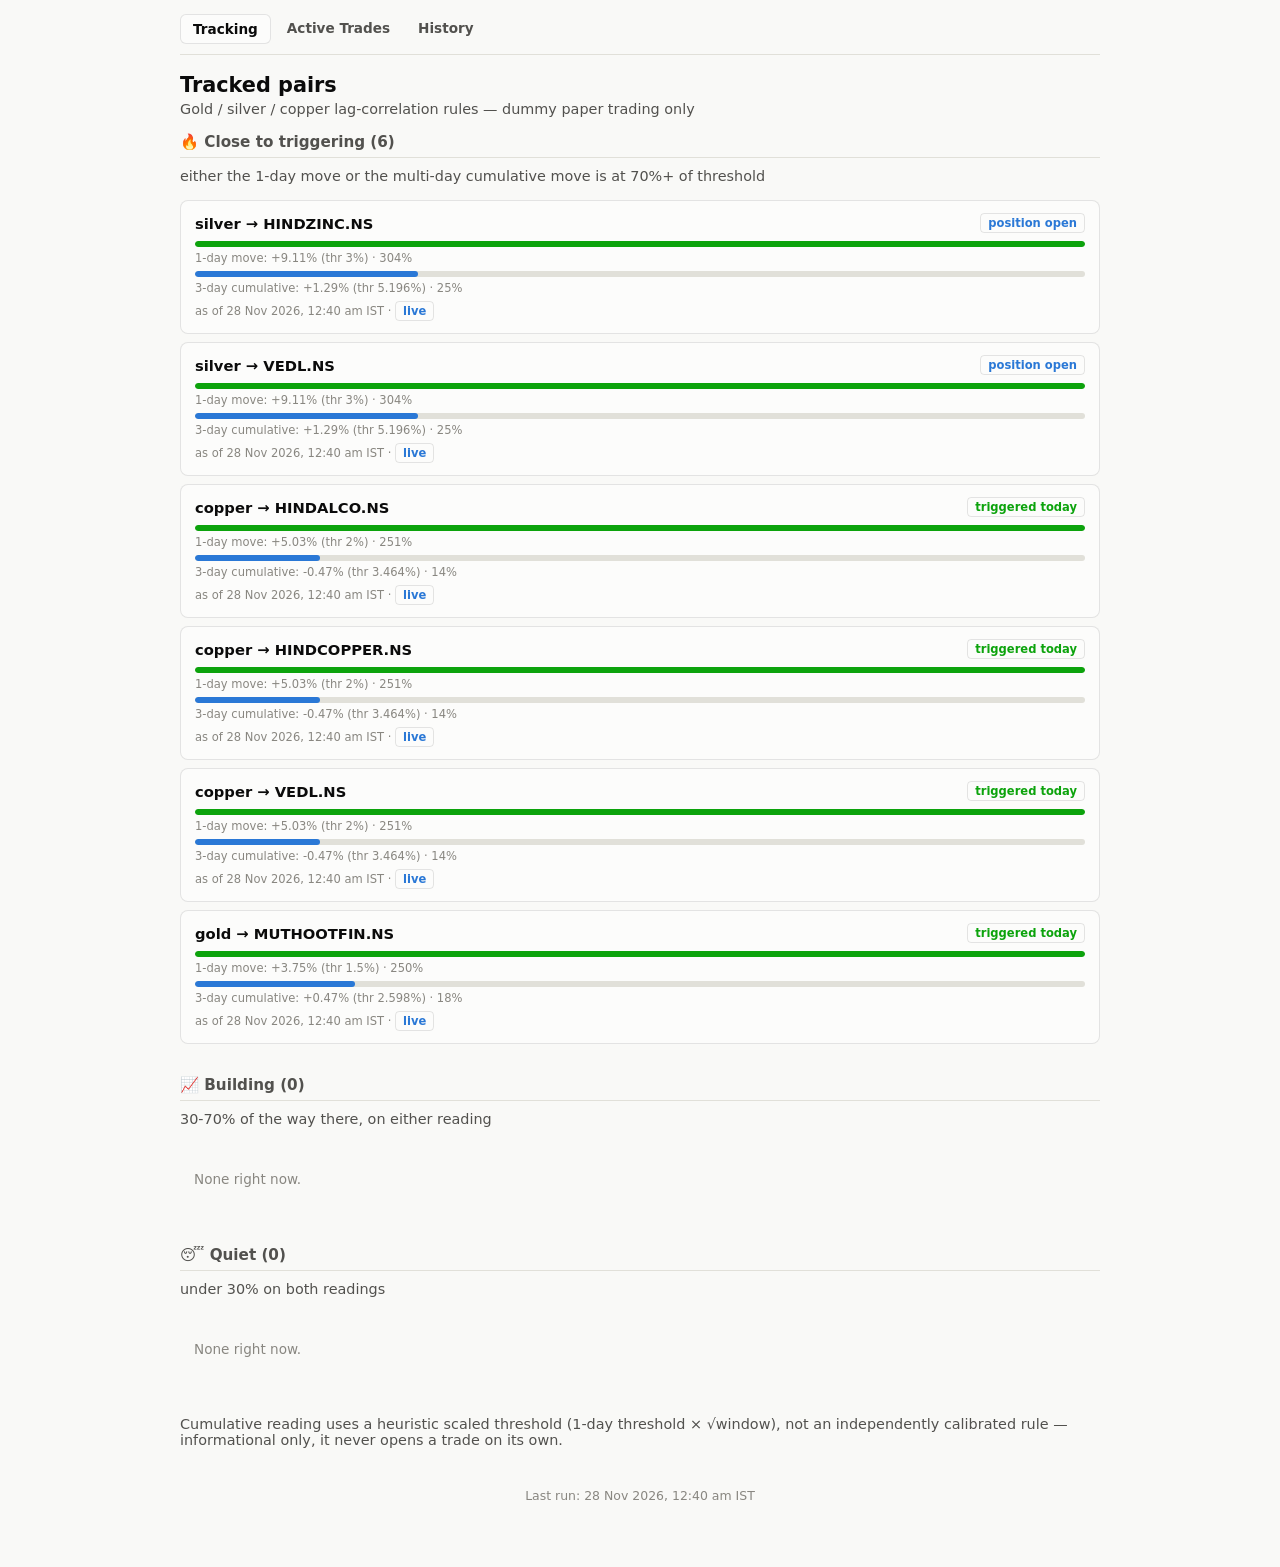
<file: docs/index.html>
<!doctype html>
<html lang="en">
<head>
<meta charset="utf-8">
<meta name="viewport" content="width=device-width, initial-scale=1">
<title>Commodity Signal Tracker</title>
<link rel="stylesheet" href="style.css?v=4">
</head>
<body>
  <div class="wrap">
    <div id="nav-slot"></div>
    <h1>Tracked pairs</h1>
    <p class="subtitle">Gold / silver / copper lag-correlation rules — dummy paper trading only</p>

    <div id="sections"></div>

    <footer id="footer"></footer>
  </div>

<script src="common.js?v=3"></script>
<script>
async function main() {
  document.getElementById('nav-slot').innerHTML = Tracker.renderNav('index.html');
  let data;
  try {
    data = await Tracker.loadData();
  } catch (e) {
    document.getElementById('pairs').innerHTML = '<div class="empty">Could not load data.json yet — the daily job hasn\'t run.</div>';
    return;
  }

  function barRow(label, pctChange, threshold, progress) {
    if (pctChange == null) return `<div class="progress-label">${label}: no data yet</div>`;
    const pct = progress == null ? 0 : Math.min(progress, 1) * 100;
    const hot = progress != null && progress >= 0.8;
    return `
      <div class="progress-row">
        <div class="progress-track"><div class="progress-fill ${hot ? 'hot' : ''}" style="width:${pct.toFixed(0)}%"></div></div>
        <div class="progress-label">${label}: ${Tracker.fmtPct(pctChange)} (thr ${threshold}%)${progress != null ? ' · ' + (progress * 100).toFixed(0) + '%' : ''}</div>
      </div>`;
  }

  function renderCard(r) {
    const moveLabel1d = barRow('1-day move', r.latest_commodity_pct_change, r.threshold_pct, r.progress_to_threshold);
    const moveLabelCum = barRow(`${r.cumulative_window_days}-day cumulative`, r.latest_cumulative_pct_change,
      r.cumulative_threshold_pct, r.cumulative_progress);
    let stageBadge = '<span class="badge status-open">watching</span>';
    if (r.open_trade) stageBadge = '<span class="badge status-open">position open</span>';
    else if (r.triggered_today) stageBadge = '<span class="badge buy">triggered today</span>';
    const asOf = r.latest_run_timestamp ? Tracker.fmtIST(r.latest_run_timestamp) : (r.latest_run_date ?? '—');
    const liveTag = r.latest_is_intraday ? ' · <span class="badge status-open">live</span>' : '';

    return `
      <a class="card" href="detail.html?pair=${encodeURIComponent(r.pair_id)}">
        <div class="card-top">
          <span class="card-title">${r.commodity} → ${r.stock}</span>
          ${stageBadge}
        </div>
        ${moveLabel1d}
        ${moveLabelCum}
        <div class="progress-label">as of ${asOf}${liveTag}</div>
      </a>`;
  }

  const sections = [
    { key: 'hot', title: '🔥 Close to triggering', note: 'either the 1-day move or the multi-day cumulative move is at 70%+ of threshold' },
    { key: 'building', title: '📈 Building', note: '30-70% of the way there, on either reading' },
    { key: 'quiet', title: '😴 Quiet', note: 'under 30% on both readings' },
  ];
  const bucket = r => r.heat_score >= 0.7 ? 'hot' : (r.heat_score >= 0.3 ? 'building' : 'quiet');
  const grouped = { hot: [], building: [], quiet: [] };
  for (const r of data.rules_status) grouped[bucket(r)].push(r);
  for (const key of Object.keys(grouped)) grouped[key].sort((a, b) => b.heat_score - a.heat_score);

  document.getElementById('sections').innerHTML = sections.map(s => `
    <section>
      <h2>${s.title} (${grouped[s.key].length})</h2>
      <p class="subtitle">${s.note}</p>
      <div class="card-list">${grouped[s.key].map(renderCard).join('') || '<p class="empty">None right now.</p>'}</div>
    </section>
  `).join('') + `
    <p class="subtitle">Cumulative reading uses a heuristic scaled threshold (1-day threshold × √window), not an
    independently calibrated rule — informational only, it never opens a trade on its own.</p>`;

  document.getElementById('footer').innerHTML = `Last run: ${Tracker.fmtIST(data.generated_at)}`;
}
main();
</script>
</body>
</html>
</file>
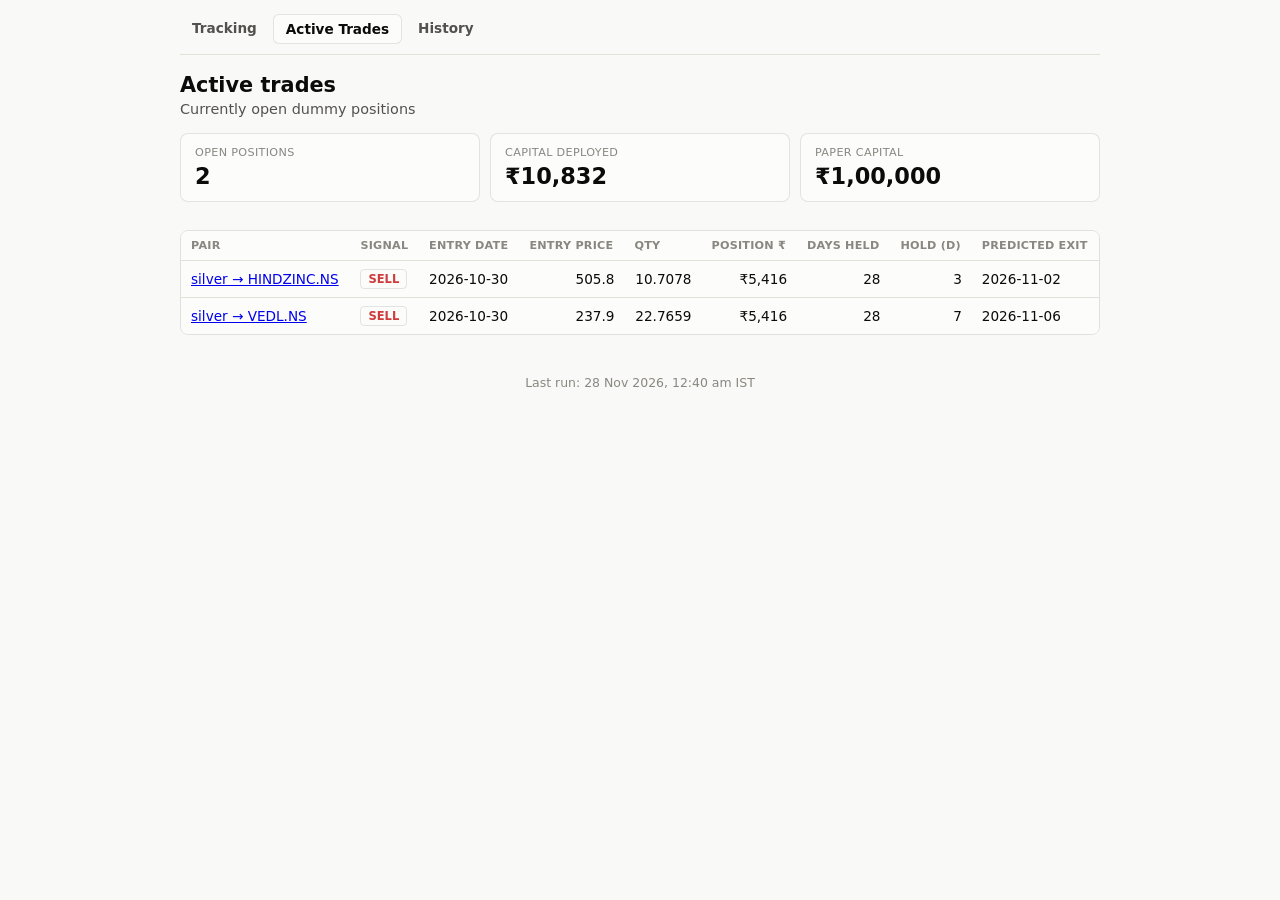
<file: docs/active.html>
<!doctype html>
<html lang="en">
<head>
<meta charset="utf-8">
<meta name="viewport" content="width=device-width, initial-scale=1">
<title>Active Trades — Commodity Signal Tracker</title>
<link rel="stylesheet" href="style.css?v=4">
</head>
<body>
  <div class="wrap">
    <div id="nav-slot"></div>
    <h1>Active trades</h1>
    <p class="subtitle">Currently open dummy positions</p>

    <div class="stat-grid" id="stats"></div>

    <div class="table-scroll">
      <table>
        <thead>
          <tr>
            <th>Pair</th><th>Signal</th><th>Entry date</th><th class="num">Entry price</th>
            <th class="num">Qty</th><th class="num">Position ₹</th>
            <th class="num">Days held</th><th class="num">Hold (d)</th><th>Predicted exit</th>
          </tr>
        </thead>
        <tbody id="body"></tbody>
      </table>
    </div>

    <footer id="footer"></footer>
  </div>

<script src="common.js?v=3"></script>
<script>
async function main() {
  document.getElementById('nav-slot').innerHTML = Tracker.renderNav('active.html');
  let data;
  try {
    data = await Tracker.loadData();
  } catch (e) {
    document.getElementById('body').innerHTML = '<tr><td class="empty">Could not load data.json yet.</td></tr>';
    return;
  }

  const today = new Date(data.run_date);
  document.getElementById('stats').innerHTML = [
    ['Open positions', data.summary.open_positions],
    ['Capital deployed', Tracker.fmtInr(data.summary.capital_deployed_inr)],
    ['Paper capital', Tracker.fmtInr(data.paper_capital_inr)],
  ].map(([label, value]) => `
    <div class="stat-tile"><p class="stat-label">${label}</p><p class="stat-value">${value}</p></div>
  `).join('');

  const body = document.getElementById('body');
  if (!data.open_trades.length) {
    body.innerHTML = '<tr><td colspan="9" class="empty">No open positions right now.</td></tr>';
  } else {
    body.innerHTML = data.open_trades.map(t => {
      const entered = new Date(t.entry_date);
      const daysHeld = Math.max(0, Math.round((today - entered) / 86400000));
      const predictedExit = new Date(entered.getTime() + t.hold_days * 86400000).toISOString().slice(0, 10);
      return `
        <tr>
          <td><a href="detail.html?pair=${encodeURIComponent(t.pair_id)}">${t.commodity} → ${t.stock}</a></td>
          <td><span class="badge ${t.signal === 'BUY' ? 'buy' : 'sell'}">${t.signal}</span></td>
          <td>${t.entry_date}</td>
          <td class="num">${t.entry_price}</td>
          <td class="num">${t.quantity}</td>
          <td class="num">${Tracker.fmtInr(t.position_value_inr)}</td>
          <td class="num">${daysHeld}</td>
          <td class="num">${t.hold_days}</td>
          <td>${predictedExit}</td>
        </tr>`;
    }).join('');
  }

  document.getElementById('footer').innerHTML = `Last run: ${Tracker.fmtIST(data.generated_at)}`;
}
main();
</script>
</body>
</html>
</file>
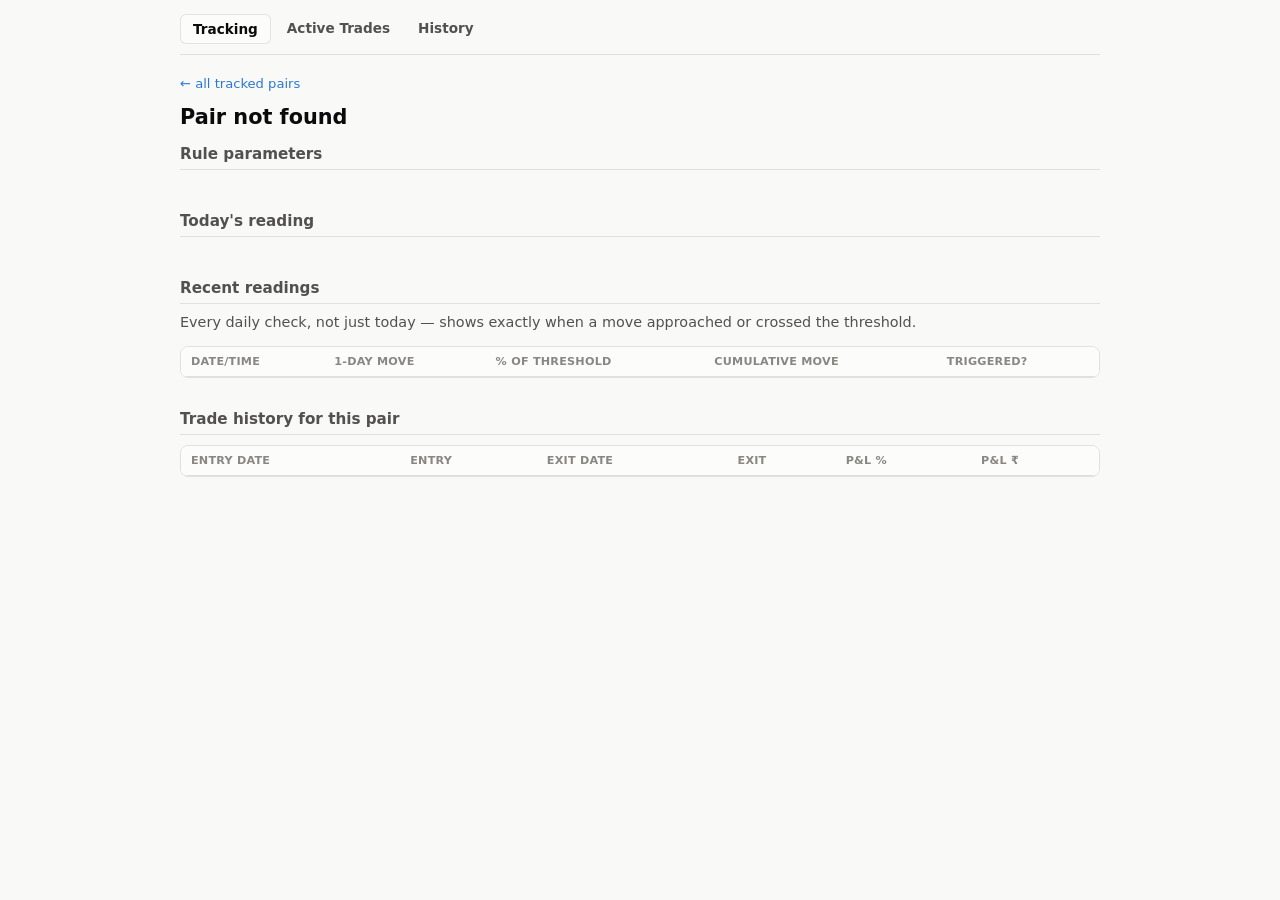
<file: docs/detail.html>
<!doctype html>
<html lang="en">
<head>
<meta charset="utf-8">
<meta name="viewport" content="width=device-width, initial-scale=1">
<title>Pair detail — Commodity Signal Tracker</title>
<link rel="stylesheet" href="style.css?v=4">
</head>
<body>
  <div class="wrap">
    <div id="nav-slot"></div>
    <a class="back-link" href="index.html">&larr; all tracked pairs</a>
    <h1 id="title">Loading…</h1>
    <p class="subtitle" id="subtitle"></p>

    <section>
      <h2>Rule parameters</h2>
      <div class="kv-grid" id="params"></div>
      <div class="note-box" id="note" style="display:none"></div>
    </section>

    <section>
      <h2>Today's reading</h2>
      <div class="kv-grid" id="reading"></div>
    </section>

    <section id="open-section" style="display:none">
      <h2>Current open position</h2>
      <div class="kv-grid" id="open-details"></div>
    </section>

    <section>
      <h2>Recent readings</h2>
      <p class="subtitle">Every daily check, not just today — shows exactly when a move approached or crossed the threshold.</p>
      <div class="table-scroll">
        <table>
          <thead>
            <tr><th>Date/time</th><th class="num">1-day move</th>
                <th class="num">% of threshold</th><th class="num">Cumulative move</th>
                <th>Triggered?</th></tr>
          </thead>
          <tbody id="signal-history-body"></tbody>
        </table>
      </div>
    </section>

    <section>
      <h2>Trade history for this pair</h2>
      <div class="table-scroll">
        <table>
          <thead>
            <tr><th>Entry date</th><th class="num">Entry</th><th>Exit date</th>
                <th class="num">Exit</th><th class="num">P&amp;L %</th><th class="num">P&amp;L ₹</th></tr>
          </thead>
          <tbody id="history-body"></tbody>
        </table>
      </div>
    </section>

    <footer id="footer"></footer>
  </div>

<script src="common.js?v=3"></script>
<script>
async function main() {
  document.getElementById('nav-slot').innerHTML = Tracker.renderNav('index.html');
  const pairId = Tracker.qs('pair');
  let data;
  try {
    data = await Tracker.loadData();
  } catch (e) {
    document.getElementById('title').textContent = 'Could not load data.json';
    return;
  }

  const rule = data.rules_status.find(r => r.pair_id === pairId);
  if (!rule) {
    document.getElementById('title').textContent = 'Pair not found';
    return;
  }

  document.getElementById('title').textContent = `${rule.commodity} → ${rule.stock}`;
  document.getElementById('subtitle').innerHTML =
    `<a class="ext-link" href="${Tracker.stockSearchLink(rule.stock)}" target="_blank" rel="noopener">${rule.stock} price chart ↗</a>` +
    ` &nbsp;·&nbsp; ` +
    `<a class="ext-link" href="${Tracker.commoditySearchLink(rule.commodity)}" target="_blank" rel="noopener">${rule.commodity} price today ↗</a>`;

  const kv = (label, value) => `<div><p class="k">${label}</p><p class="v">${value}</p></div>`;
  document.getElementById('params').innerHTML = [
    kv('Direction', rule.direction === 'positive' ? 'moves with commodity' : 'moves against commodity'),
    kv('Threshold', rule.threshold_pct + '%'),
    kv('Window', rule.window_days + ' day(s)'),
    kv('Lag', (rule.lag_days ?? '—') + ' day(s)'),
    kv('Hold duration', rule.hold_days + ' day(s)'),
    kv('Observed correlation', rule.observed_corr ?? '—'),
    kv('Horizon tag', rule.horizon_tag || '—'),
    kv('Signal source', rule.signal_source || '—'),
  ].join('');

  if (rule.note) {
    const box = document.getElementById('note');
    box.style.display = 'block';
    box.textContent = 'Calibration note: ' + rule.note;
  }

  const pct = rule.progress_to_threshold == null ? null : (rule.progress_to_threshold * 100).toFixed(0) + '%';
  const cumPct = rule.cumulative_progress == null ? null : (rule.cumulative_progress * 100).toFixed(0) + '%';
  const asOf = rule.latest_run_timestamp ? Tracker.fmtIST(rule.latest_run_timestamp) : (rule.latest_run_date ?? '—');
  document.getElementById('reading').innerHTML = [
    kv('Latest move (1-day)', rule.latest_commodity_pct_change == null ? '—' : Tracker.fmtPct(rule.latest_commodity_pct_change)),
    kv('% of threshold reached', pct ?? '—'),
    kv(`Cumulative move (${rule.cumulative_window_days}-day)`, rule.latest_cumulative_pct_change == null ? '—' : Tracker.fmtPct(rule.latest_cumulative_pct_change)),
    kv('% of cumulative threshold', cumPct ?? '—'),
    kv('Triggered today?', rule.triggered_today ? 'yes' : 'no'),
    kv('As of', asOf + (rule.latest_is_intraday ? ' (live intraday)' : ' (official close)')),
  ].join('');

  if (rule.open_trade) {
    document.getElementById('open-section').style.display = 'block';
    const t = rule.open_trade;
    document.getElementById('open-details').innerHTML = [
      kv('Signal', t.signal),
      kv('Entry date', t.entry_date),
      kv('Entry price', t.entry_price),
      kv('Quantity', t.quantity),
      kv('Position value', Tracker.fmtInr(t.position_value_inr)),
      kv('Hold days', t.hold_days),
    ].join('');
  }

  const histBody = document.getElementById('signal-history-body');
  const history = rule.signal_history || [];
  if (!history.length) {
    histBody.innerHTML = '<tr><td colspan="5" class="empty">No readings logged yet.</td></tr>';
  } else {
    histBody.innerHTML = history.slice().reverse().map(h => {
      const pct = h.progress_to_threshold == null ? '—' : (h.progress_to_threshold * 100).toFixed(0) + '%';
      const when = h.run_timestamp ? Tracker.fmtIST(h.run_timestamp) : h.run_date;
      const liveTag = h.is_intraday ? ' <span class="badge status-open">live</span>' : '';
      const cum = h.cumulative_pct_change == null ? '—' :
        `${Tracker.fmtPct(h.cumulative_pct_change)}${h.cumulative_progress != null ? ' (' + (h.cumulative_progress * 100).toFixed(0) + '%)' : ''}`;
      return `
      <tr class="${h.triggered ? 'hot-row' : ''}">
        <td>${when}${liveTag}</td>
        <td class="num">${Tracker.fmtPct(h.commodity_pct_change)} (thr ${h.threshold_pct}%)</td>
        <td class="num">${pct}</td>
        <td class="num">${cum}</td>
        <td>${h.triggered ? '<span class="badge buy">yes</span>' : 'no'}</td>
      </tr>`;
    }).join('');
  }

  const pairTrades = data.closed_trades.filter(t => t.pair_id === pairId);
  const body = document.getElementById('history-body');
  if (!pairTrades.length) {
    body.innerHTML = '<tr><td colspan="6" class="empty">No closed trades yet for this pair.</td></tr>';
  } else {
    body.innerHTML = pairTrades.map(t => `
      <tr>
        <td>${t.entry_date ?? '—'}</td><td class="num">${t.entry_price ?? '—'}</td>
        <td>${t.exit_date ?? '—'}</td><td class="num">${t.exit_price ?? '—'}</td>
        <td class="num ${Tracker.pnlClass(t.pnl_pct)}">${Tracker.fmtPct(t.pnl_pct)}</td>
        <td class="num ${Tracker.pnlClass(t.pnl_inr)}">${Tracker.fmtInr(t.pnl_inr)}</td>
      </tr>`).join('');
  }

  document.getElementById('footer').innerHTML = `Last run: ${Tracker.fmtIST(data.generated_at)}`;
}
main();
</script>
</body>
</html>
</file>
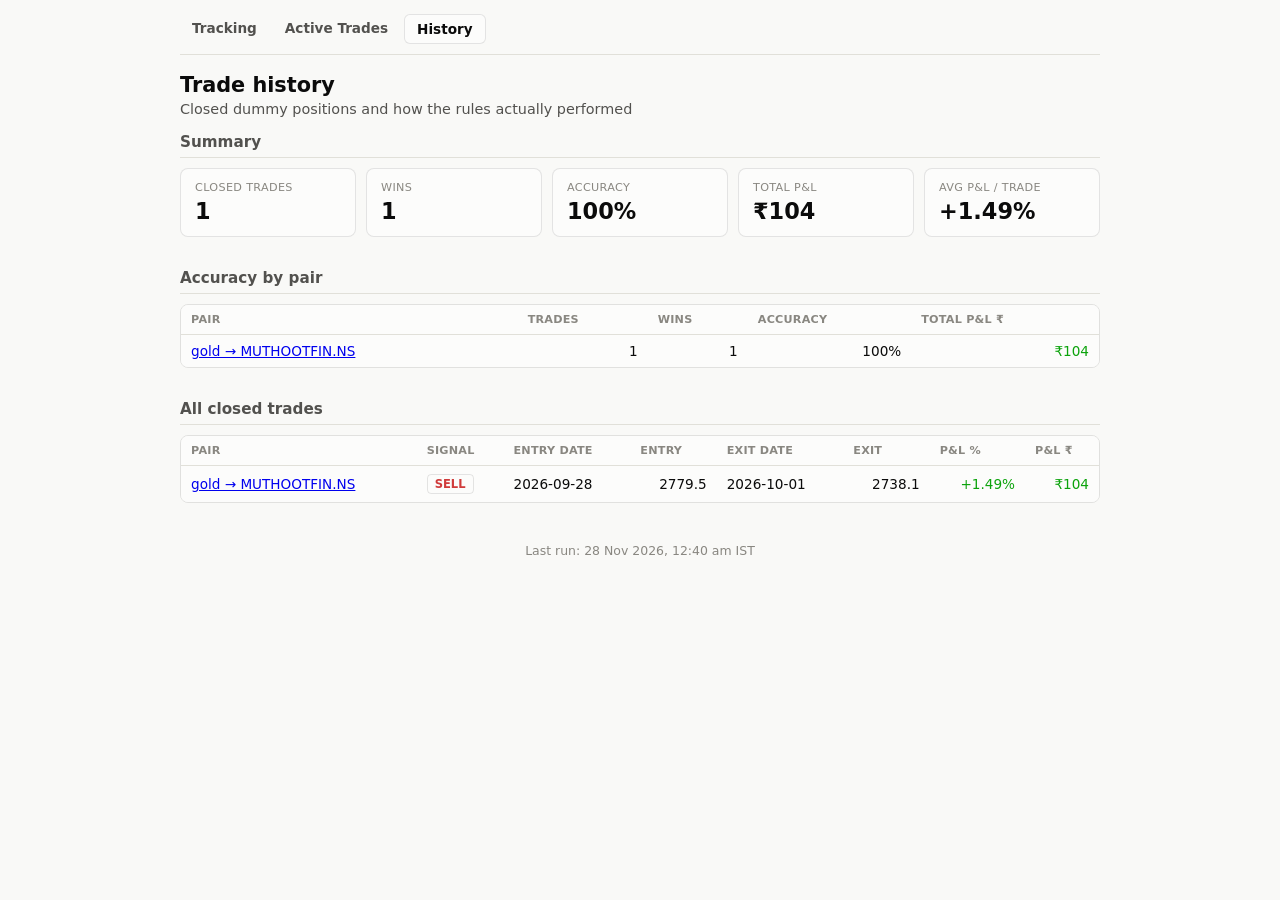
<file: docs/history.html>
<!doctype html>
<html lang="en">
<head>
<meta charset="utf-8">
<meta name="viewport" content="width=device-width, initial-scale=1">
<title>History — Commodity Signal Tracker</title>
<link rel="stylesheet" href="style.css?v=4">
</head>
<body>
  <div class="wrap">
    <div id="nav-slot"></div>
    <h1>Trade history</h1>
    <p class="subtitle">Closed dummy positions and how the rules actually performed</p>

    <section>
      <h2>Summary</h2>
      <div class="stat-grid" id="summary"></div>
    </section>

    <section>
      <h2>Accuracy by pair</h2>
      <div class="table-scroll">
        <table>
          <thead>
            <tr><th>Pair</th><th class="num">Trades</th><th class="num">Wins</th>
                <th class="num">Accuracy</th><th class="num">Total P&amp;L ₹</th></tr>
          </thead>
          <tbody id="by-pair-body"></tbody>
        </table>
      </div>
    </section>

    <section>
      <h2>All closed trades</h2>
      <div class="table-scroll">
        <table>
          <thead>
            <tr>
              <th>Pair</th><th>Signal</th><th>Entry date</th><th class="num">Entry</th>
              <th>Exit date</th><th class="num">Exit</th><th class="num">P&amp;L %</th><th class="num">P&amp;L ₹</th>
            </tr>
          </thead>
          <tbody id="all-body"></tbody>
        </table>
      </div>
    </section>

    <footer id="footer"></footer>
  </div>

<script src="common.js?v=3"></script>
<script>
async function main() {
  document.getElementById('nav-slot').innerHTML = Tracker.renderNav('history.html');
  let data;
  try {
    data = await Tracker.loadData();
  } catch (e) {
    document.getElementById('summary').innerHTML = '<div class="empty">Could not load data.json yet.</div>';
    return;
  }

  const s = data.summary;
  document.getElementById('summary').innerHTML = [
    ['Closed trades', s.closed_trades],
    ['Wins', s.wins],
    ['Accuracy', s.accuracy_pct == null ? '—' : s.accuracy_pct + '%'],
    ['Total P&L', Tracker.fmtInr(s.total_pnl_inr)],
    ['Avg P&L / trade', Tracker.fmtPct(s.avg_pnl_pct)],
  ].map(([label, value]) => `
    <div class="stat-tile"><p class="stat-label">${label}</p><p class="stat-value">${value}</p></div>
  `).join('');

  // per-pair accuracy breakdown
  const byPair = {};
  for (const t of data.closed_trades) {
    const key = t.pair_id;
    byPair[key] ??= { commodity: t.commodity, stock: t.stock, n: 0, wins: 0, pnl: 0 };
    byPair[key].n += 1;
    if (t.pnl_inr > 0) byPair[key].wins += 1;
    byPair[key].pnl += (t.pnl_inr || 0);
  }
  const pairBody = document.getElementById('by-pair-body');
  const pairRows = Object.entries(byPair);
  if (!pairRows.length) {
    pairBody.innerHTML = '<tr><td colspan="5" class="empty">No closed trades yet.</td></tr>';
  } else {
    pairBody.innerHTML = pairRows.map(([pid, v]) => `
      <tr>
        <td><a href="detail.html?pair=${encodeURIComponent(pid)}">${v.commodity} → ${v.stock}</a></td>
        <td class="num">${v.n}</td>
        <td class="num">${v.wins}</td>
        <td class="num">${(v.wins / v.n * 100).toFixed(0)}%</td>
        <td class="num ${Tracker.pnlClass(v.pnl)}">${Tracker.fmtInr(v.pnl)}</td>
      </tr>`).join('');
  }

  const allBody = document.getElementById('all-body');
  if (!data.closed_trades.length) {
    allBody.innerHTML = '<tr><td colspan="8" class="empty">No closed trades yet.</td></tr>';
  } else {
    allBody.innerHTML = data.closed_trades.map(t => `
      <tr>
        <td><a href="detail.html?pair=${encodeURIComponent(t.pair_id)}">${t.commodity} → ${t.stock}</a></td>
        <td><span class="badge ${t.signal === 'BUY' ? 'buy' : 'sell'}">${t.signal}</span></td>
        <td>${t.entry_date ?? '—'}</td><td class="num">${t.entry_price ?? '—'}</td>
        <td>${t.exit_date ?? '—'}</td><td class="num">${t.exit_price ?? '—'}</td>
        <td class="num ${Tracker.pnlClass(t.pnl_pct)}">${Tracker.fmtPct(t.pnl_pct)}</td>
        <td class="num ${Tracker.pnlClass(t.pnl_inr)}">${Tracker.fmtInr(t.pnl_inr)}</td>
      </tr>`).join('');
  }

  document.getElementById('footer').innerHTML = `Last run: ${Tracker.fmtIST(data.generated_at)}`;
}
main();
</script>
</body>
</html>
</file>
<file: docs/style.css>
:root {
  color-scheme: light;
  --surface-1: #fcfcfb;
  --page: #f9f9f7;
  --text-primary: #0b0b0b;
  --text-secondary: #52514e;
  --muted: #898781;
  --gridline: #e1e0d9;
  --border: rgba(11,11,11,0.10);
  --good: #0ca30c;
  --critical: #d03b3b;
  --accent: #2a78d6;
}
@media (prefers-color-scheme: dark) {
  :root:not([data-theme="light"]) {
    color-scheme: dark;
    --surface-1: #1a1a19;
    --page: #0d0d0d;
    --text-primary: #ffffff;
    --text-secondary: #c3c2b7;
    --muted: #898781;
    --gridline: #2c2c2a;
    --border: rgba(255,255,255,0.10);
    --accent: #3987e5;
  }
}
:root[data-theme="dark"] {
  color-scheme: dark;
  --surface-1: #1a1a19;
  --page: #0d0d0d;
  --text-primary: #ffffff;
  --text-secondary: #c3c2b7;
  --muted: #898781;
  --gridline: #2c2c2a;
  --border: rgba(255,255,255,0.10);
  --accent: #3987e5;
}

* { box-sizing: border-box; }
body {
  margin: 0;
  background: var(--page);
  color: var(--text-primary);
  font-family: system-ui, -apple-system, "Segoe UI", sans-serif;
  padding: 0 16px 64px;
}
.wrap { max-width: 920px; margin: 0 auto; }

nav.tabs {
  display: flex;
  gap: 4px;
  padding: 14px 0 10px;
  margin-bottom: 18px;
  border-bottom: 1px solid var(--gridline);
  overflow-x: auto;
}
nav.tabs a {
  color: var(--text-secondary);
  text-decoration: none;
  font-size: 0.85rem;
  font-weight: 600;
  padding: 6px 12px;
  border-radius: 6px;
  white-space: nowrap;
}
nav.tabs a.active { color: var(--text-primary); background: var(--surface-1); border: 1px solid var(--border); }
nav.tabs a:hover:not(.active) { color: var(--text-primary); }

h1 { font-size: clamp(1.05rem, 5vw, 1.3rem); margin: 0 0 4px; overflow-wrap: break-word; }
.subtitle { color: var(--text-secondary); font-size: 0.9rem; margin: 0 0 16px; }

.disclaimer {
  background: var(--surface-1);
  border: 1px solid var(--border);
  border-radius: 8px;
  padding: 10px 14px;
  font-size: 0.8rem;
  color: var(--text-secondary);
  margin-bottom: 20px;
}

.stat-grid {
  display: grid;
  grid-template-columns: repeat(auto-fit, minmax(130px, 1fr));
  gap: 10px;
  margin-bottom: 28px;
}
.stat-tile {
  background: var(--surface-1);
  border: 1px solid var(--border);
  border-radius: 8px;
  padding: 12px 14px;
}
.stat-label {
  font-size: 0.7rem;
  color: var(--muted);
  text-transform: uppercase;
  letter-spacing: 0.03em;
  margin: 0 0 4px;
}
.stat-value {
  font-size: 1.4rem;
  font-weight: 600;
  margin: 0;
  font-variant-numeric: tabular-nums;
}

section { margin-bottom: 32px; }
h2 {
  font-size: 0.95rem;
  color: var(--text-secondary);
  font-weight: 600;
  margin: 0 0 10px;
  border-bottom: 1px solid var(--gridline);
  padding-bottom: 6px;
}

.card-list { display: flex; flex-direction: column; gap: 8px; }
.card {
  display: block;
  background: var(--surface-1);
  border: 1px solid var(--border);
  border-radius: 8px;
  padding: 12px 14px;
  text-decoration: none;
  color: inherit;
}
.card:hover { border-color: var(--accent); }
.card-top { display: flex; flex-wrap: wrap; justify-content: space-between; align-items: center; gap: 6px 10px; margin-bottom: 8px; }
.card-title { font-weight: 600; font-size: 0.92rem; min-width: 0; overflow-wrap: break-word; }
.card-top .badge { flex-shrink: 0; }
.card-sub { font-size: 0.78rem; color: var(--muted); }

.progress-track {
  height: 6px;
  border-radius: 4px;
  background: var(--gridline);
  overflow: hidden;
}
.progress-fill { height: 100%; background: var(--accent); border-radius: 4px; }
.progress-fill.hot { background: var(--good); }
.progress-label { font-size: 0.72rem; color: var(--muted); margin-top: 4px; }
.progress-row { margin-bottom: 6px; }

.table-scroll { overflow-x: auto; border: 1px solid var(--border); border-radius: 8px; }
table {
  width: 100%;
  border-collapse: collapse;
  font-size: 0.85rem;
  background: var(--surface-1);
  min-width: 560px;
}
th, td {
  text-align: left;
  padding: 8px 10px;
  white-space: nowrap;
  border-bottom: 1px solid var(--gridline);
}
th {
  color: var(--muted);
  font-size: 0.7rem;
  text-transform: uppercase;
  letter-spacing: 0.02em;
  font-weight: 600;
}
tr:last-child td { border-bottom: none; }
td.num { font-variant-numeric: tabular-nums; text-align: right; }
.pos { color: var(--good); }
.neg { color: var(--critical); }
tr.hot-row { background: color-mix(in srgb, var(--good) 12%, transparent); }

.badge {
  display: inline-block;
  font-size: 0.72rem;
  font-weight: 600;
  padding: 2px 7px;
  border-radius: 4px;
  border: 1px solid var(--border);
}
.badge.buy { color: var(--good); }
.badge.sell { color: var(--critical); }
.badge.status-open { color: var(--accent); }
.badge.status-closed { color: var(--muted); }

a.ext-link {
  font-size: 0.78rem;
  color: var(--accent);
  text-decoration: none;
}
a.ext-link:hover { text-decoration: underline; }

.kv-grid {
  display: grid;
  grid-template-columns: repeat(auto-fit, minmax(150px, 1fr));
  gap: 10px 20px;
  font-size: 0.85rem;
  margin-bottom: 8px;
}
.kv-grid .k { color: var(--muted); font-size: 0.72rem; text-transform: uppercase; letter-spacing: 0.02em; }
.kv-grid .v { font-weight: 500; }

.note-box {
  font-size: 0.82rem;
  color: var(--text-secondary);
  background: var(--surface-1);
  border: 1px solid var(--border);
  border-radius: 8px;
  padding: 10px 14px;
}

.empty { color: var(--muted); font-size: 0.85rem; padding: 14px; }
.back-link { font-size: 0.82rem; color: var(--accent); text-decoration: none; display: inline-block; margin-bottom: 14px; }
footer { color: var(--muted); font-size: 0.78rem; text-align: center; margin-top: 40px; }
</file>
